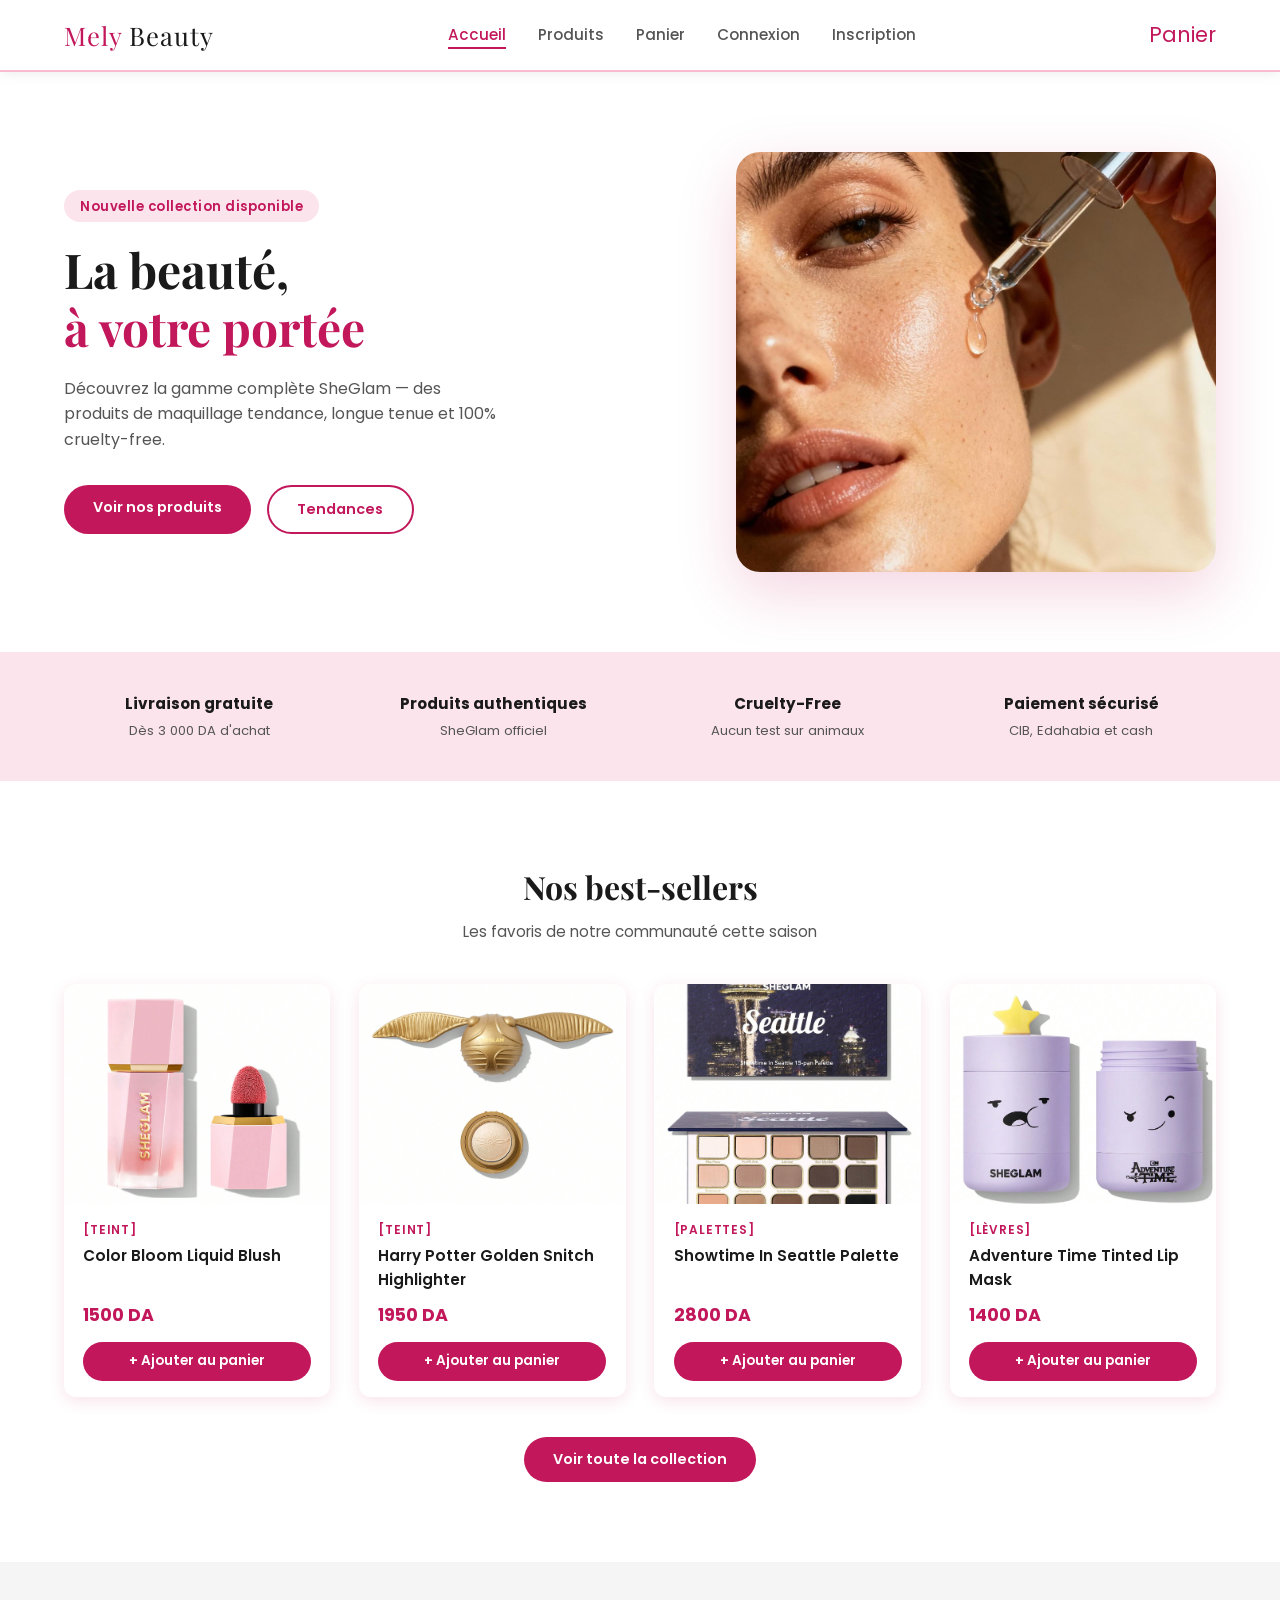
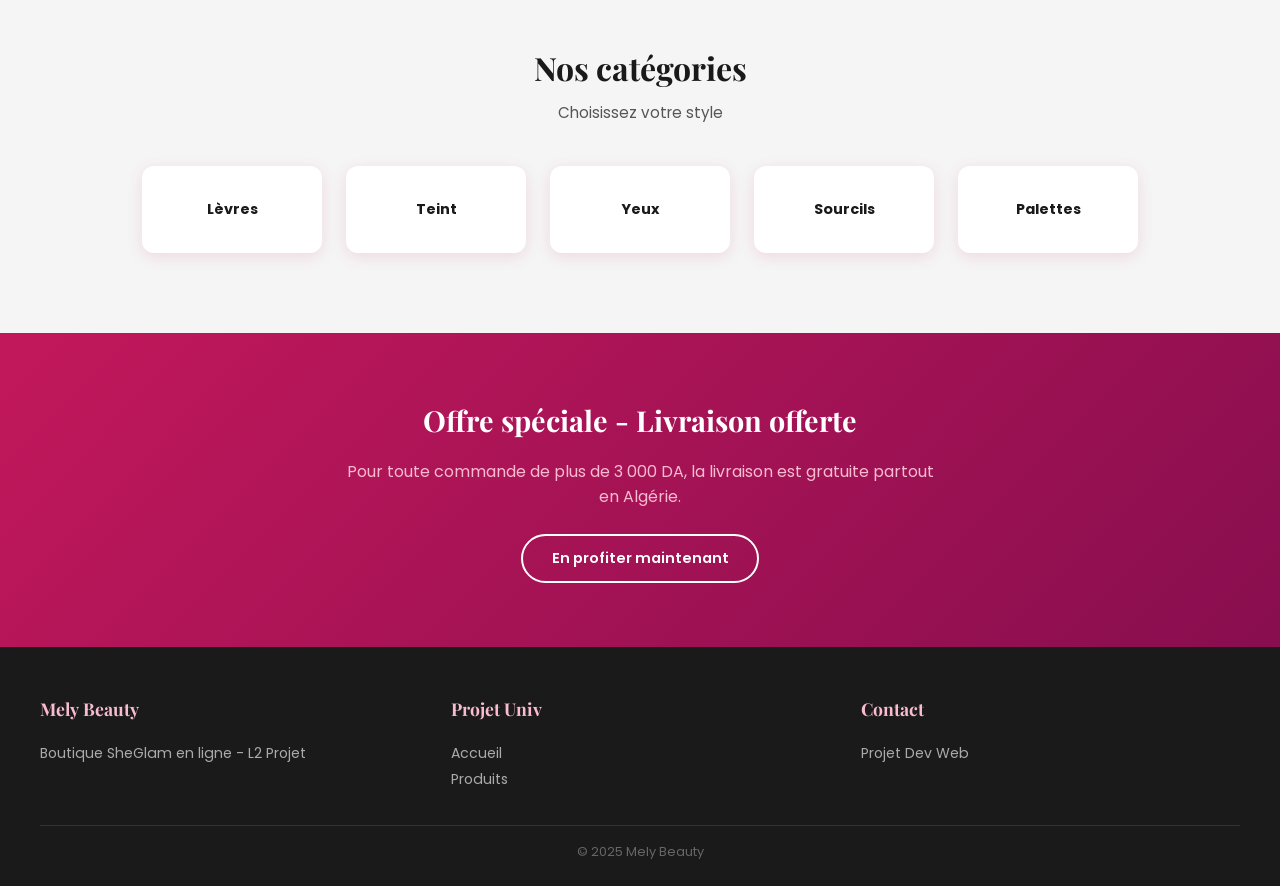
<file: index.html>
<!DOCTYPE html>
<html lang="fr">

<head>
  <meta charset="UTF-8" />
  <meta name="viewport" content="width=device-width, initial-scale=1.0" />
  <title>Mely Beauty - Boutique Maquillage SheGlam</title>
  <link rel="stylesheet" href="style/global.css" />
  <link rel="stylesheet" href="style/accueil.css" />
</head>

<body>

  <header>
    <nav>
      <a href="index.html" class="nav-logo">Mely <span>Beauty</span></a>

      <ul class="nav-links" id="navLinks">
        <li><a href="index.html" class="active">Accueil</a></li>
        <li><a href="content/produits.html">Produits</a></li>
        <li><a href="content/commande.html">Panier</a></li>
        <li><a href="content/connexion.html" id="lienConnexion">Connexion</a></li>
        <li><a href="content/inscription.html">Inscription</a></li>
      </ul>

      <a href="content/commande.html" class="nav-panier">
        Panier
        <span class="badge" id="badgePanier" style="display:none;">0</span>
      </a>

      <button class="hamburger" id="hamburger">
        <span></span>
        <span></span>
        <span></span>
      </button>
    </nav>
  </header>

  <main>
    <section class="hero">
      <div class="hero-contenu">
        <p class="hero-badge">Nouvelle collection disponible</p>
        <h1>La beauté, <br /><span>à votre portée</span></h1>
        <p class="hero-description">
          Découvrez la gamme complète SheGlam — des produits de maquillage tendance,
          longue tenue et 100% cruelty-free.
        </p>
        <div class="hero-boutons">
          <a href="content/produits.html" class="btn btn-primaire">Voir nos produits</a>
          <a href="#meilleures-ventes" class="btn btn-contour">Tendances</a>
        </div>
      </div>
      <div class="hero-image">
        <!-- image de presentation -->
        <img src="images/hero.jpg" alt="Collection maquillage SheGlam"
          onerror="this.src='https://via.placeholder.com/480x420?text=Image+Hero'" />
      </div>
    </section>

    <section class="avantages">
      <div class="conteneur">
        <ul class="avantages-liste">
          <li class="avantage-item">
            <strong>Livraison gratuite</strong>
            <p>Dès 3 000 DA d'achat</p>
          </li>
          <li class="avantage-item">
            <strong>Produits authentiques</strong>
            <p>SheGlam officiel</p>
          </li>
          <li class="avantage-item">
            <strong>Cruelty-Free</strong>
            <p>Aucun test sur animaux</p>
          </li>
          <li class="avantage-item">
            <strong>Paiement sécurisé</strong>
            <p>CIB, Edahabia et cash</p>
          </li>
        </ul>
      </div>
    </section>

    <!-- injection js ici -->
    <section class="meilleures-ventes" id="meilleures-ventes">
      <div class="conteneur">
        <h2 class="titre-section">Nos best-sellers</h2>
        <p class="sous-titre-section">Les favoris de notre communauté cette saison</p>

        <div class="grille-produits" id="bestSellers">
          <!-- TODO: le javascript injecte le html ici. (voir accueil.js) -->
        </div>

        <div style="text-align:center; margin-top: 2.5rem;">
          <a href="content/produits.html" class="btn btn-primaire">Voir toute la collection</a>
        </div>
      </div>
    </section>

    <section class="categories">
      <div class="conteneur">
        <h2 class="titre-section">Nos catégories</h2>
        <p class="sous-titre-section">Choisissez votre style</p>
        <div class="categories-grille">
          <a href="content/produits.html?categorie=Lèvres" class="categorie-carte">
            <strong>Lèvres</strong>
          </a>
          <a href="content/produits.html?categorie=Teint" class="categorie-carte">
            <strong>Teint</strong>
          </a>
          <a href="content/produits.html?categorie=Yeux" class="categorie-carte">
            <strong>Yeux</strong>
          </a>
          <a href="content/produits.html?categorie=Sourcils" class="categorie-carte">
            <strong>Sourcils</strong>
          </a>
          <a href="content/produits.html?categorie=Palettes" class="categorie-carte">
            <strong>Palettes</strong>
          </a>
        </div>
      </div>
    </section>

    <section class="banniere-promo">
      <div class="conteneur">
        <div class="promo-contenu">
          <h2>Offre spéciale - Livraison offerte</h2>
          <p>Pour toute commande de plus de 3 000 DA, la livraison est gratuite partout en Algérie.</p>
          <a href="content/produits.html" class="btn btn-contour">En profiter maintenant</a>
        </div>
      </div>
    </section>

  </main>

  <footer>
    <div class="footer-grid">
      <div class="footer-col">
        <h3>Mely Beauty</h3>
        <p>Boutique SheGlam en ligne - L2 Projet</p>
      </div>
      <div class="footer-col">
        <h3>Projet Univ</h3>
        <a href="index.html">Accueil</a><br />
        <a href="content/produits.html">Produits</a>
      </div>
      <div class="footer-col">
        <h3>Contact</h3>
        <p>Projet Dev Web</p>
      </div>
    </div>
    <div class="footer-bottom">
      <p>&copy; 2025 Mely Beauty</p>
    </div>
  </footer>

  <script src="javascript/produits.js"></script>
  <script src="javascript/panier.js"></script>
  <script src="javascript/accueil.js"></script>
</body>

</html>
</file>
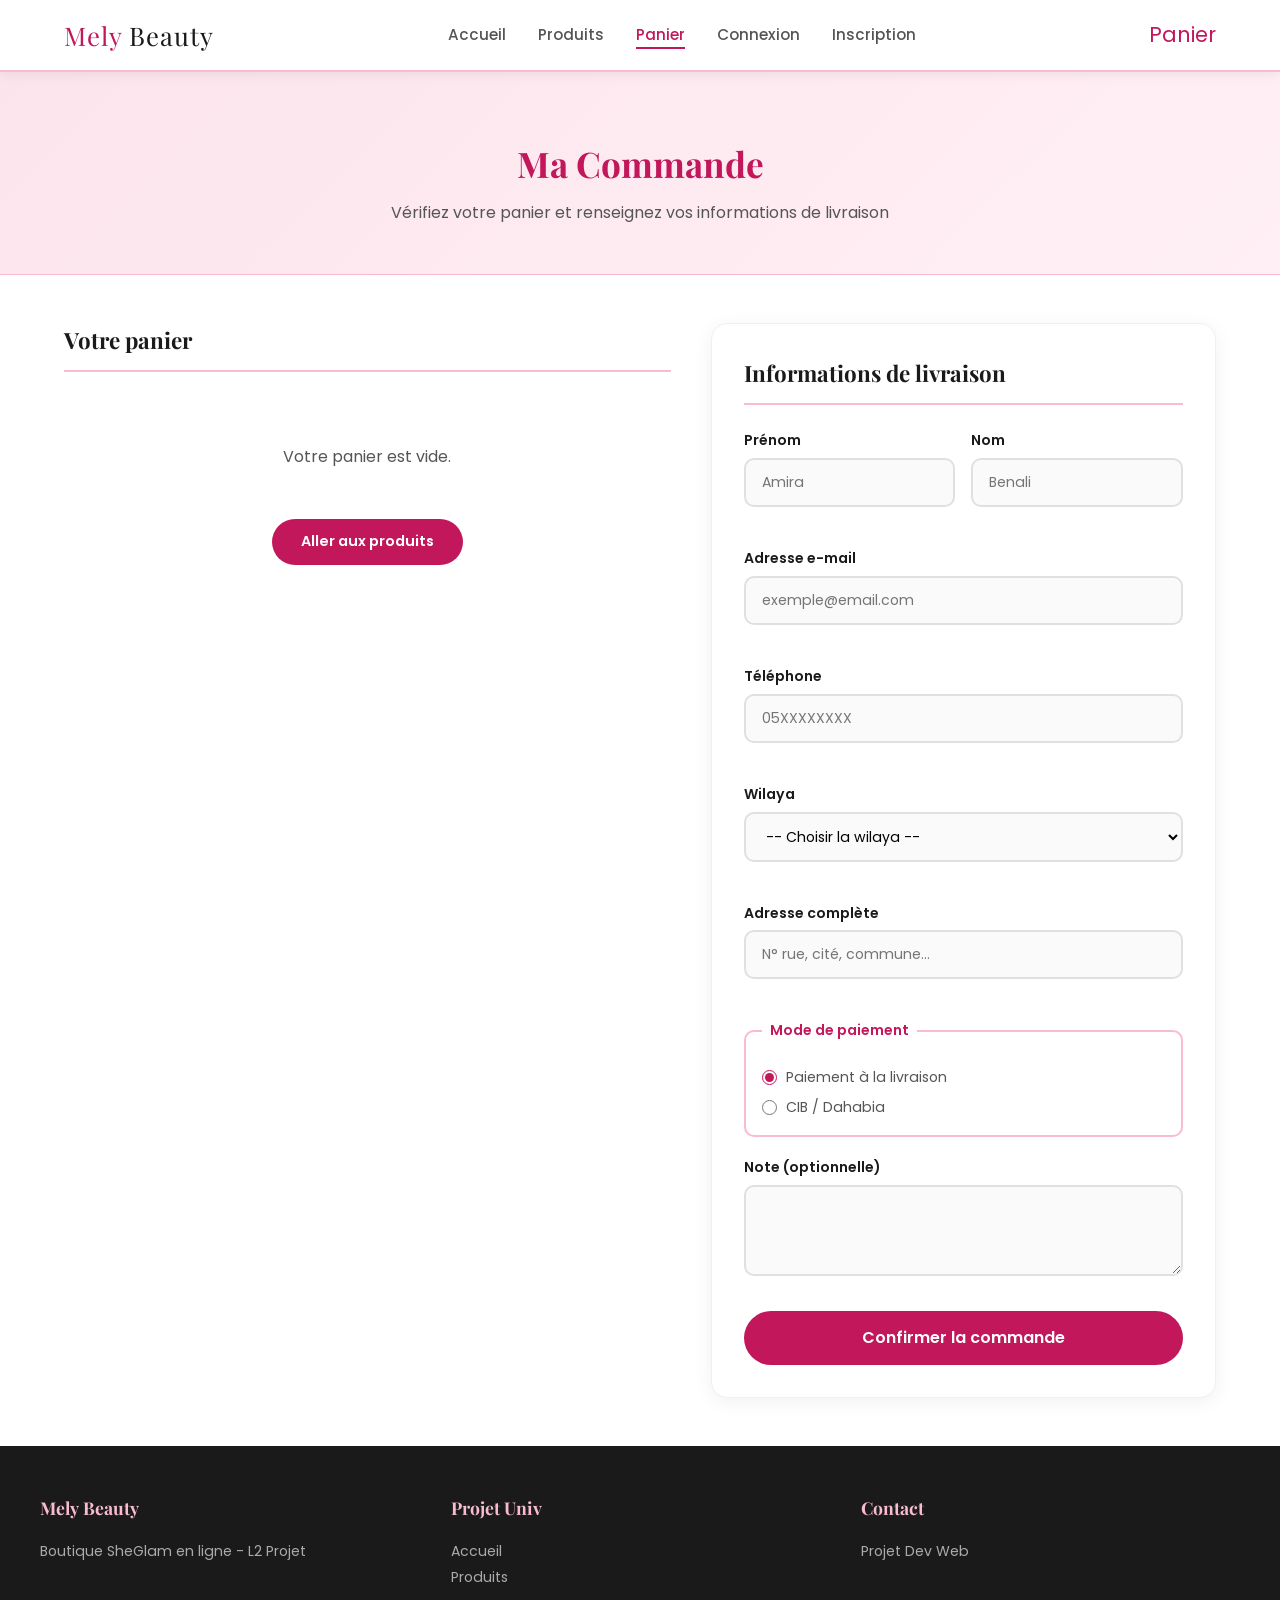
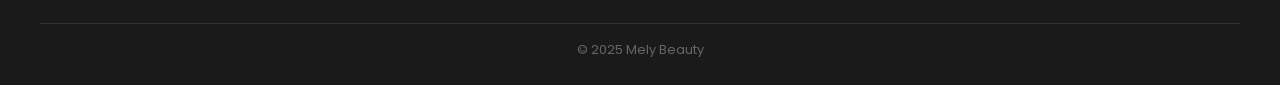
<file: content/commande.html>
<!DOCTYPE html>
<html lang="fr">

<head>
  <meta charset="UTF-8" />
  <meta name="viewport" content="width=device-width, initial-scale=1.0" />
  <title>Ma Commande - Mely Beauty</title>
  <link rel="stylesheet" href="../style/global.css" />
  <link rel="stylesheet" href="../style/commande.css" />
</head>

<body>

  <header>
    <nav>
      <a href="../index.html" class="nav-logo">Mely <span>Beauty</span></a>
      <ul class="nav-links" id="navLinks">
        <li><a href="../index.html">Accueil</a></li>
        <li><a href="produits.html">Produits</a></li>
        <li><a href="commande.html" class="active">Panier</a></li>
        <li><a href="connexion.html" id="lienConnexion">Connexion</a></li>
        <li><a href="inscription.html">Inscription</a></li>
      </ul>
      <a href="commande.html" class="nav-panier">
        Panier <span class="badge" id="badgePanier" style="display:none;">0</span>
      </a>
      <button class="hamburger" id="hamburger">
        <span></span><span></span><span></span>
      </button>
    </nav>
  </header>

  <main>
    <section class="banniere-page">
      <h1>Ma Commande</h1>
      <p>Vérifiez votre panier et renseignez vos informations de livraison</p>
    </section>

    <div class="conteneur page-commande">
      <section class="col-panier">
        <h2 class="titre-col">Votre panier</h2>

        <div id="panierVide" class="panier-vide" style="display:none;">
          <p>Votre panier est vide.</p>
          <br>
          <a href="produits.html" class="btn btn-primaire">Aller aux produits</a>
        </div>

        <div id="listeArticles">
          <!-- on va generer en js ici -->
        </div>

        <div class="resume-panier" id="resumePanier">
          <div class="ligne-cout">
            <span>Sous-total</span>
            <span id="sousTotal">0 DA</span>
          </div>
          <div class="ligne-cout">
            <span>Livraison</span>
            <span id="fraisLivraison">500 DA</span>
          </div>
          <div class="ligne-cout ligne-total">
            <span>Total</span>
            <span id="totalCommande">0 DA</span>
          </div>
          <p class="info-livraison" id="infoLivraison"></p>
        </div>
      </section>

      <section class="col-formulaire">
        <h2 class="titre-col">Informations de livraison</h2>

        <div class="message-succes" id="msgSuccesCmd" style="display:none;">
          Commande passée avec succès ! Vous serez contacté sous 24h.
        </div>
        <div class="message-erreur" id="msgErreurCmd" style="display:none;"></div>

        <form id="formCommande">
          <div class="form-row">
            <div class="champ-groupe">
              <label for="cmdPrenom">Prénom</label>
              <input type="text" id="cmdPrenom" placeholder="Amira" />
              <span class="erreur-champ" id="err-cmdPrenom"></span>
            </div>
            <div class="champ-groupe">
              <label for="cmdNom">Nom</label>
              <input type="text" id="cmdNom" placeholder="Benali" />
              <span class="erreur-champ" id="err-cmdNom"></span>
            </div>
          </div>

          <div class="champ-groupe">
            <label for="cmdEmail">Adresse e-mail</label>
            <input type="email" id="cmdEmail" placeholder="exemple@email.com" />
            <span class="erreur-champ" id="err-cmdEmail"></span>
          </div>

          <div class="champ-groupe">
            <label for="cmdTelephone">Téléphone</label>
            <input type="tel" id="cmdTelephone" placeholder="05XXXXXXXX" />
            <span class="erreur-champ" id="err-cmdTelephone"></span>
          </div>

          <div class="champ-groupe">
            <label for="cmdWilaya">Wilaya</label>
            <select id="cmdWilaya">
              <option value="">-- Choisir la wilaya --</option>
              <option value="Alger">Alger</option>
              <option value="Oran">Oran</option>
              <option value="Constantine">Constantine</option>
              <option value="Annaba">Annaba</option>
              <option value="Blida">Blida</option>
              <option value="Tlemcen">Tlemcen</option>
              <option value="Sétif">Sétif</option>
              <option value="Batna">Batna</option>
              <option value="Béjaïa">Béjaïa</option>
              <option value="Tizi Ouzou">Tizi Ouzou</option>
              <option value="Autre">Autre</option>
            </select>
            <span class="erreur-champ" id="err-cmdWilaya"></span>
          </div>

          <div class="champ-groupe">
            <label for="cmdAdresse">Adresse complète</label>
            <input type="text" id="cmdAdresse" placeholder="N° rue, cité, commune..." />
            <span class="erreur-champ" id="err-cmdAdresse"></span>
          </div>

          <fieldset class="fieldset-paiement">
            <legend>Mode de paiement</legend>
            <div class="modes-paiement">
              <label class="mode-option">
                <input type="radio" name="paiement" value="livraison" checked />
                <span>Paiement à la livraison</span>
              </label>
              <label class="mode-option">
                <input type="radio" name="paiement" value="cib" />
                <span>CIB / Dahabia</span>
              </label>
            </div>
          </fieldset>

          <div class="champ-groupe">
            <label for="cmdNote">Note (optionnelle)</label>
            <textarea id="cmdNote" rows="3"></textarea>
          </div>

          <button type="button" class="btn btn-primaire btn-block" id="btnCommanderBtn">
            Confirmer la commande
          </button>
        </form>
      </section>
    </div>
  </main>

  <footer>
    <div class="footer-grid">
      <div class="footer-col">
        <h3>Mely Beauty</h3>
        <p>Boutique SheGlam en ligne - L2 Projet</p>
      </div>
      <div class="footer-col">
        <h3>Projet Univ</h3>
        <a href="../index.html">Accueil</a><br />
        <a href="produits.html">Produits</a>
      </div>
      <div class="footer-col">
        <h3>Contact</h3>
        <p>Projet Dev Web</p>
      </div>
    </div>
    <div class="footer-bottom">
      <p>&copy; 2025 Mely Beauty</p>
    </div>
  </footer>

  <script src="../javascript/produits.js"></script>
  <script src="../javascript/panier.js"></script>
  <script src="../javascript/commande.js"></script>
</body>

</html>
</file>
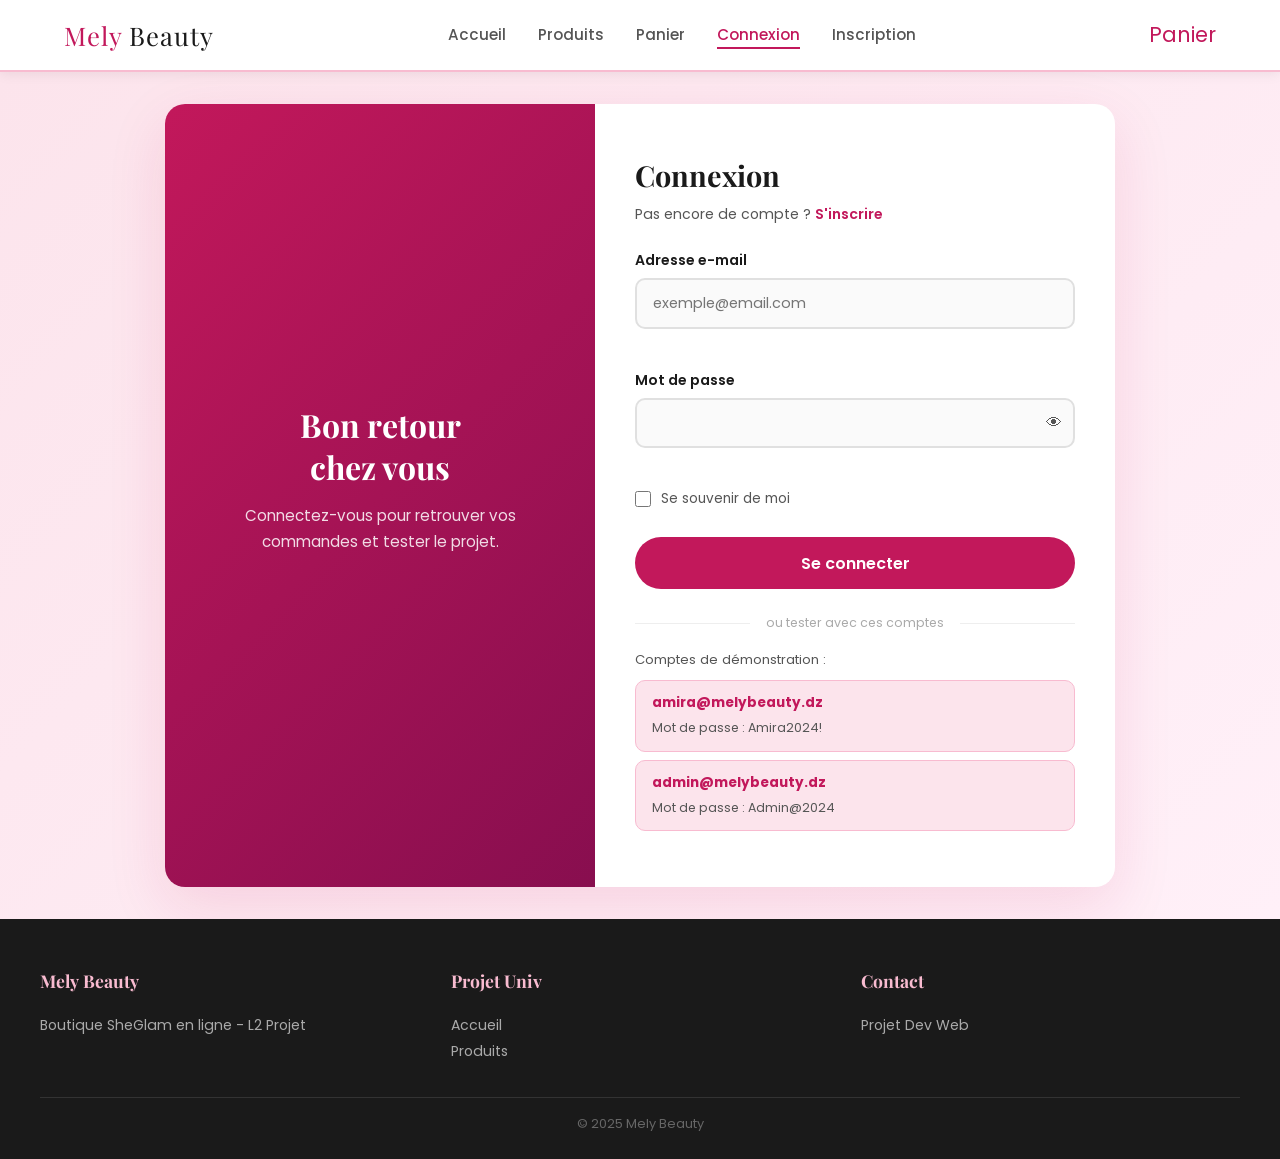
<file: content/connexion.html>
<!DOCTYPE html>
<html lang="fr">

<head>
  <meta charset="UTF-8" />
  <meta name="viewport" content="width=device-width, initial-scale=1.0" />
  <title>Connexion - Mely Beauty</title>
  <link rel="stylesheet" href="../style/global.css" />
  <link rel="stylesheet" href="../style/auth.css" />
</head>

<body>

  <header>
    <nav>
      <a href="../index.html" class="nav-logo">Mely <span>Beauty</span></a>
      <ul class="nav-links" id="navLinks">
        <li><a href="../index.html">Accueil</a></li>
        <li><a href="produits.html">Produits</a></li>
        <li><a href="commande.html">Panier</a></li>
        <li><a href="connexion.html" class="active">Connexion</a></li>
        <li><a href="inscription.html">Inscription</a></li>
      </ul>
      <a href="commande.html" class="nav-panier">
        Panier <span class="badge" id="badgePanier" style="display:none;">0</span>
      </a>
      <button class="hamburger" id="hamburger">
        <span></span><span></span><span></span>
      </button>
    </nav>
  </header>

  <main class="page-auth">
    <section class="auth-conteneur auth-simple">

      <div class="auth-illustration">
        <div class="auth-deco">
          <h2>Bon retour <br />chez vous</h2>
          <p>Connectez-vous pour retrouver vos commandes et tester le projet.</p>
        </div>
      </div>

      <div class="auth-formulaire">
        <h1>Connexion</h1>
        <p class="auth-sous-titre">
          Pas encore de compte ? <a href="inscription.html">S'inscrire</a>
        </p>

        <div class="message-succes" id="msgSucces" style="display:none;"></div>
        <div class="message-erreur" id="msgErreur" style="display:none;"></div>

        <form id="formConnexion">
          <div class="champ-groupe">
            <label for="emailConn">Adresse e-mail</label>
            <input type="email" id="emailConn" name="email" placeholder="exemple@email.com" />
            <span class="erreur-champ" id="err-emailConn"></span>
          </div>

          <div class="champ-groupe">
            <label for="mdpConn">Mot de passe</label>
            <div class="input-avec-icone">
              <input type="password" id="mdpConn" name="motDePasse" />
              <button type="button" class="toggle-mdp" id="toggleMdpConn">👁</button>
            </div>
            <span class="erreur-champ" id="err-mdpConn"></span>
          </div>

          <div class="champ-checkbox">
            <input type="checkbox" id="souvenir" name="souvenir" />
            <label for="souvenir">Se souvenir de moi</label>
          </div>

          <button type="button" id="btnConnexion" class="btn btn-primaire btn-block">
            Se connecter
          </button>
        </form>

        <div class="separateur">
          <span>ou tester avec ces comptes</span>
        </div>

        <div class="comptes-demo">
          <p class="demo-titre">Comptes de démonstration :</p>
          <div class="demo-carte" onclick="remplirDemo('amira@melybeauty.dz', 'Amira2024!')">
            <strong>amira@melybeauty.dz</strong>
            <span>Mot de passe : Amira2024!</span>
          </div>
          <div class="demo-carte" onclick="remplirDemo('admin@melybeauty.dz', 'Admin@2024')">
            <strong>admin@melybeauty.dz</strong>
            <span>Mot de passe : Admin@2024</span>
          </div>
        </div>

      </div>
    </section>
  </main>

  <footer>
    <div class="footer-grid">
      <div class="footer-col">
        <h3>Mely Beauty</h3>
        <p>Boutique SheGlam en ligne - L2 Projet</p>
      </div>
      <div class="footer-col">
        <h3>Projet Univ</h3>
        <a href="../index.html">Accueil</a><br />
        <a href="produits.html">Produits</a>
      </div>
      <div class="footer-col">
        <h3>Contact</h3>
        <p>Projet Dev Web</p>
      </div>
    </div>
    <div class="footer-bottom">
      <p>&copy; 2025 Mely Beauty</p>
    </div>
  </footer>

  <script src="../javascript/produits.js"></script>
  <script src="../javascript/panier.js"></script>
  <script src="../javascript/auth.js"></script>
</body>

</html>
</file>
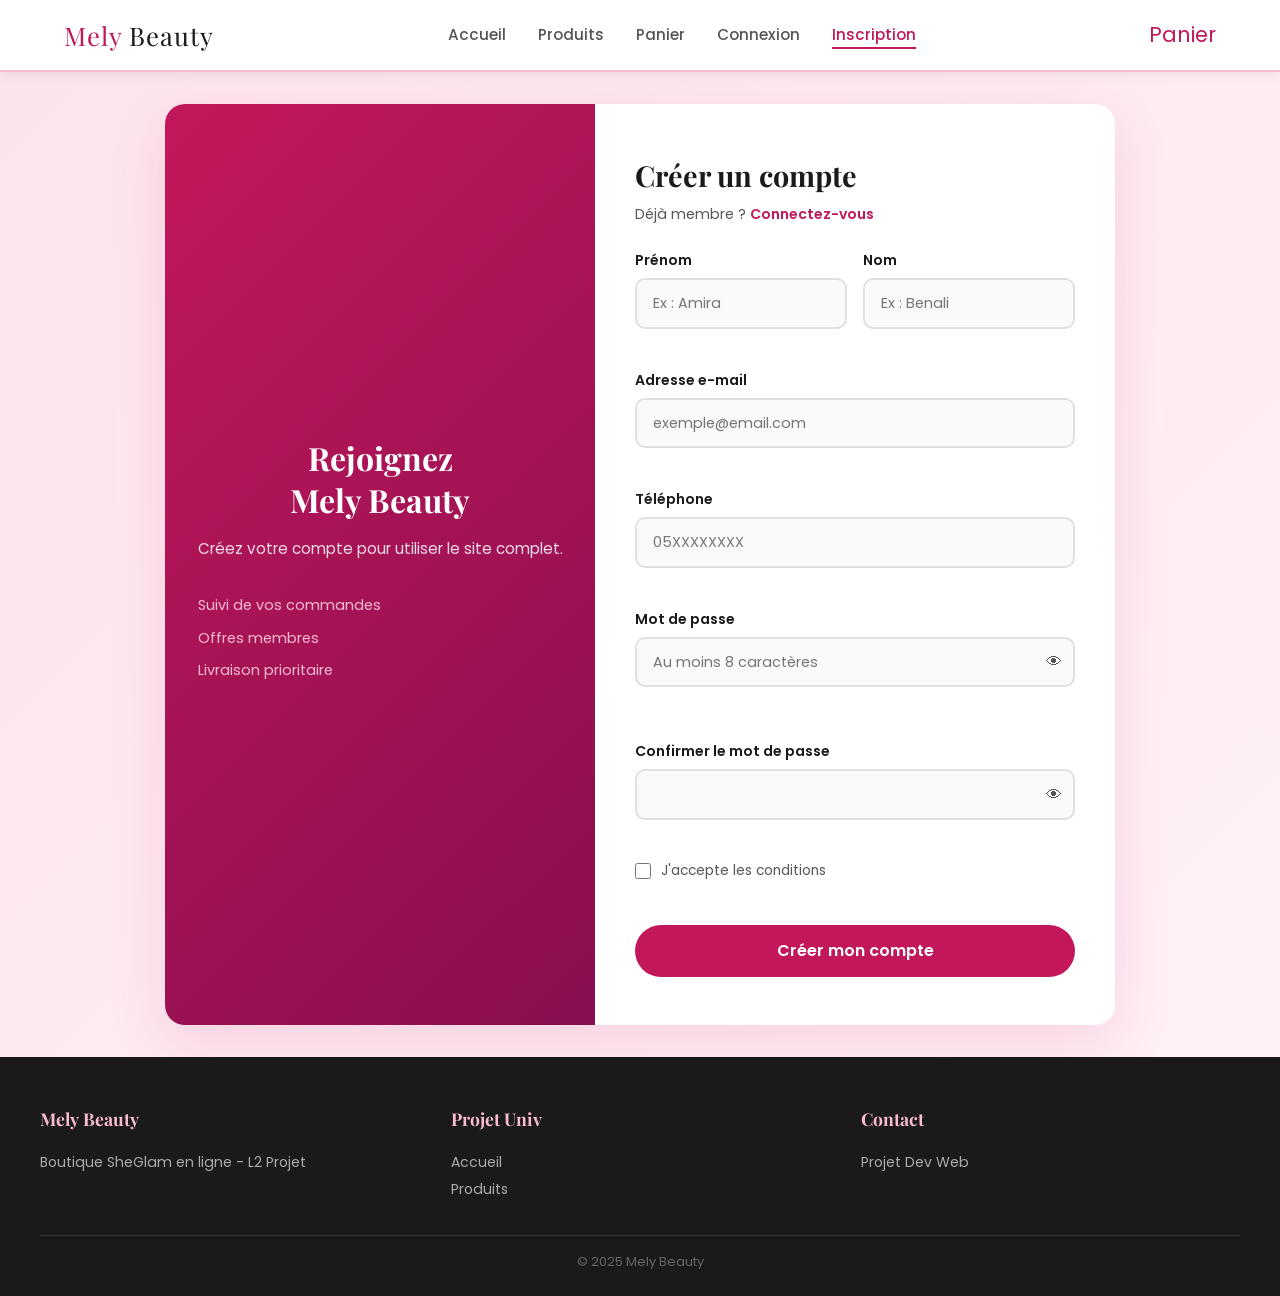
<file: content/inscription.html>
<!DOCTYPE html>
<html lang="fr">

<head>
  <meta charset="UTF-8" />
  <meta name="viewport" content="width=device-width, initial-scale=1.0" />
  <title>Inscription - Mely Beauty</title>
  <link rel="stylesheet" href="../style/global.css" />
  <link rel="stylesheet" href="../style/auth.css" />
</head>

<body>

  <header>
    <nav>
      <a href="../index.html" class="nav-logo">Mely <span>Beauty</span></a>
      <ul class="nav-links" id="navLinks">
        <li><a href="../index.html">Accueil</a></li>
        <li><a href="produits.html">Produits</a></li>
        <li><a href="commande.html">Panier</a></li>
        <li><a href="connexion.html">Connexion</a></li>
        <li><a href="inscription.html" class="active">Inscription</a></li>
      </ul>
      <a href="commande.html" class="nav-panier">
        Panier <span class="badge" id="badgePanier" style="display:none;">0</span>
      </a>
      <button class="hamburger" id="hamburger">
        <span></span><span></span><span></span>
      </button>
    </nav>
  </header>

  <main class="page-auth">
    <section class="auth-conteneur">

      <div class="auth-illustration">
        <div class="auth-deco">
          <h2>Rejoignez <br />Mely Beauty</h2>
          <p>Créez votre compte pour utiliser le site complet.</p>
          <ul class="avantages-auth">
            <li>Suivi de vos commandes</li>
            <li>Offres membres</li>
            <li>Livraison prioritaire</li>
          </ul>
        </div>
      </div>

      <div class="auth-formulaire">
        <h1>Créer un compte</h1>
        <p class="auth-sous-titre">
          Déjà membre ? <a href="connexion.html">Connectez-vous</a>
        </p>

        <div class="message-succes" id="msgSucces" style="display:none;">
          Compte créé ! Vous pouvez maintenant vous connecter.
        </div>
        <div class="message-erreur" id="msgErreur" style="display:none;"></div>

        <form id="formInscription">

          <div class="form-row">
            <div class="champ-groupe">
              <label for="prenom">Prénom</label>
              <input type="text" id="prenom" name="prenom" placeholder="Ex : Amira" />
              <span class="erreur-champ" id="err-prenom"></span>
            </div>

            <div class="champ-groupe">
              <label for="nom">Nom</label>
              <input type="text" id="nom" name="nom" placeholder="Ex : Benali" />
              <span class="erreur-champ" id="err-nom"></span>
            </div>
          </div>

          <div class="champ-groupe">
            <label for="email">Adresse e-mail</label>
            <input type="email" id="email" name="email" placeholder="exemple@email.com" />
            <span class="erreur-champ" id="err-email"></span>
          </div>

          <div class="champ-groupe">
            <label for="telephone">Téléphone</label>
            <input type="tel" id="telephone" name="telephone" placeholder="05XXXXXXXX" />
            <span class="erreur-champ" id="err-telephone"></span>
          </div>

          <div class="champ-groupe">
            <label for="motDePasse">Mot de passe</label>
            <div class="input-avec-icone">
              <input type="password" id="motDePasse" name="motDePasse" placeholder="Au moins 8 caractères" />
              <button type="button" class="toggle-mdp" id="toggleMdp1">👁</button>
            </div>
            <span class="erreur-champ" id="err-motDePasse"></span>
            <div class="force-mdp" id="forceMdp">
              <div class="barre-force" id="barreForceMdp"></div>
              <span id="texteForceMdp"></span>
            </div>
          </div>

          <div class="champ-groupe">
            <label for="confirmMdp">Confirmer le mot de passe</label>
            <div class="input-avec-icone">
              <input type="password" id="confirmMdp" name="confirmMdp" />
              <button type="button" class="toggle-mdp" id="toggleMdp2">👁</button>
            </div>
            <span class="erreur-champ" id="err-confirmMdp"></span>
          </div>

          <div class="champ-checkbox">
            <input type="checkbox" id="conditions" name="conditions" />
            <label for="conditions">
              J'accepte les conditions
            </label>
          </div>
          <span class="erreur-champ" id="err-conditions"></span>

          <button type="button" id="btnInscription" class="btn btn-primaire btn-block">
            Créer mon compte
          </button>

        </form>
      </div>

    </section>
  </main>

  <footer>
    <div class="footer-grid">
      <div class="footer-col">
        <h3>Mely Beauty</h3>
        <p>Boutique SheGlam en ligne - L2 Projet</p>
      </div>
      <div class="footer-col">
        <h3>Projet Univ</h3>
        <a href="../index.html">Accueil</a><br />
        <a href="produits.html">Produits</a>
      </div>
      <div class="footer-col">
        <h3>Contact</h3>
        <p>Projet Dev Web</p>
      </div>
    </div>
    <div class="footer-bottom">
      <p>&copy; 2025 Mely Beauty</p>
    </div>
  </footer>

  <script src="../javascript/produits.js"></script>
  <script src="../javascript/panier.js"></script>
  <script src="../javascript/auth.js"></script>
</body>

</html>
</file>
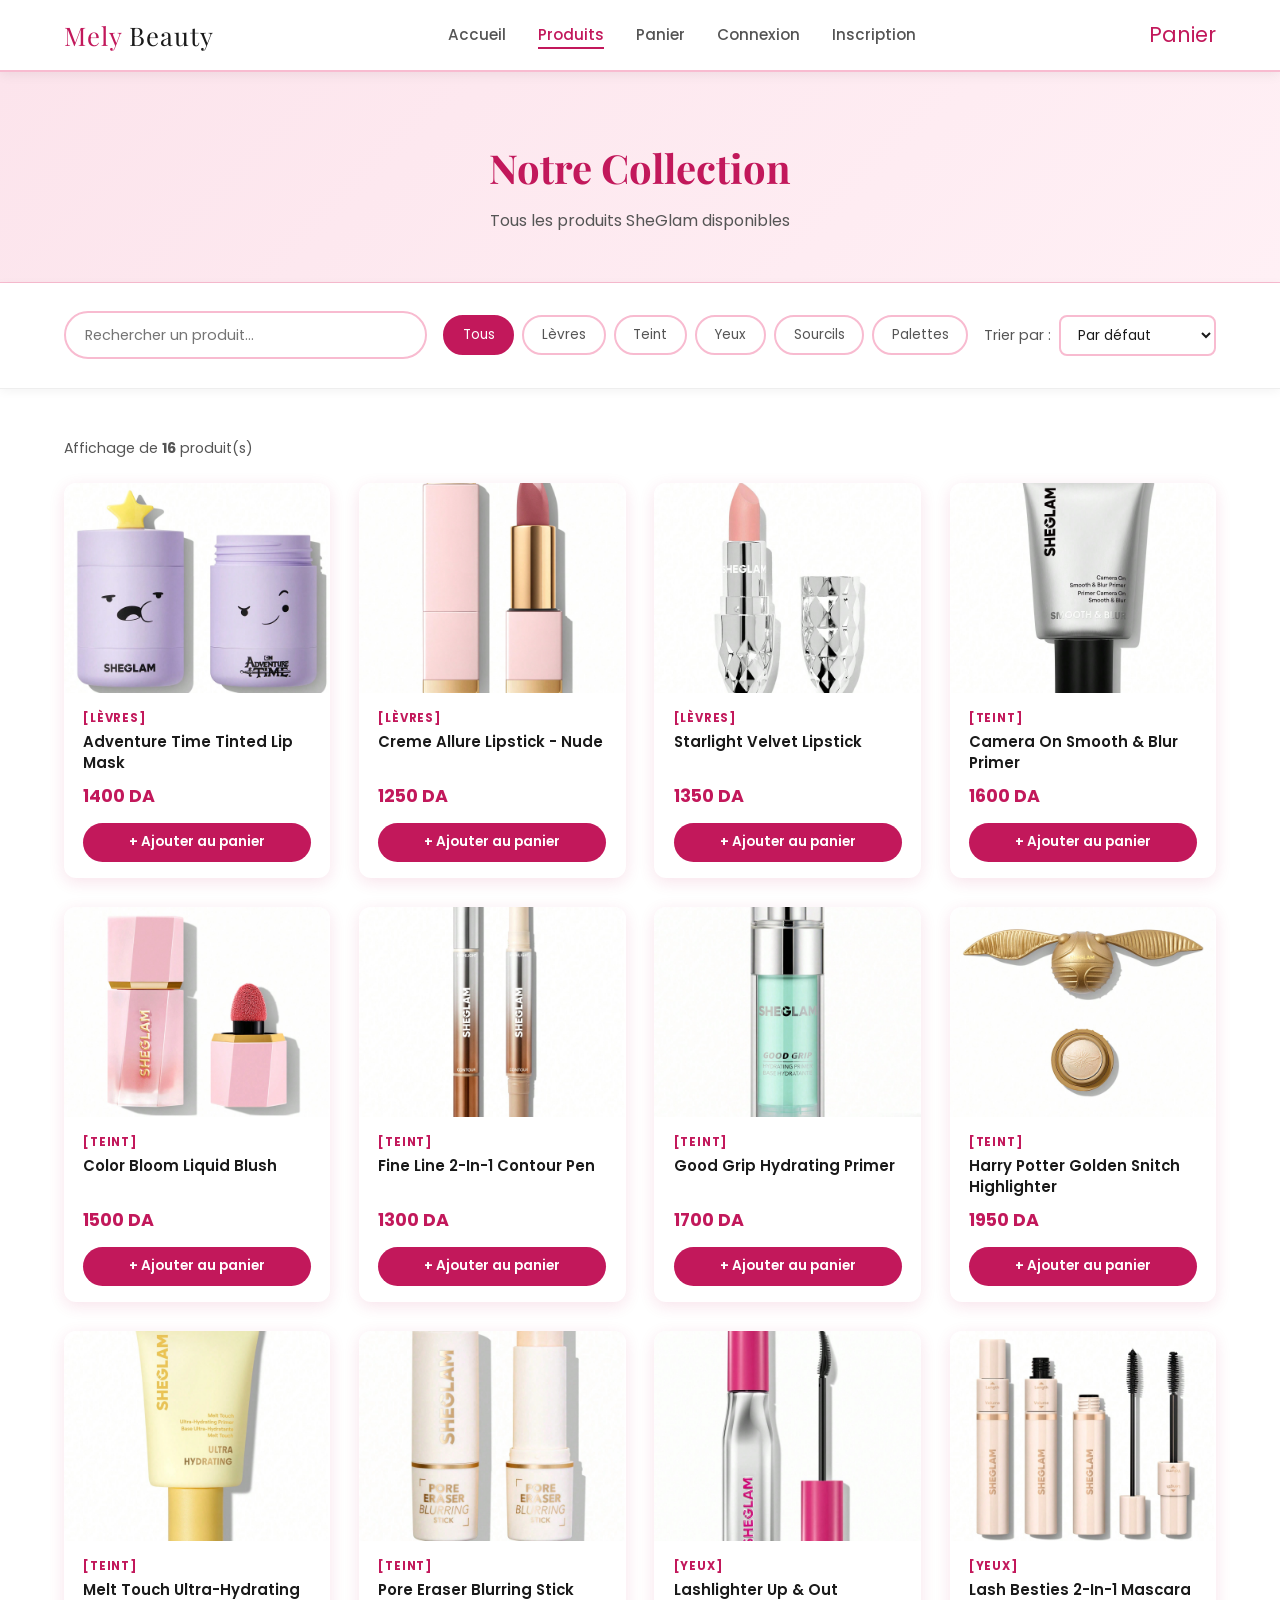
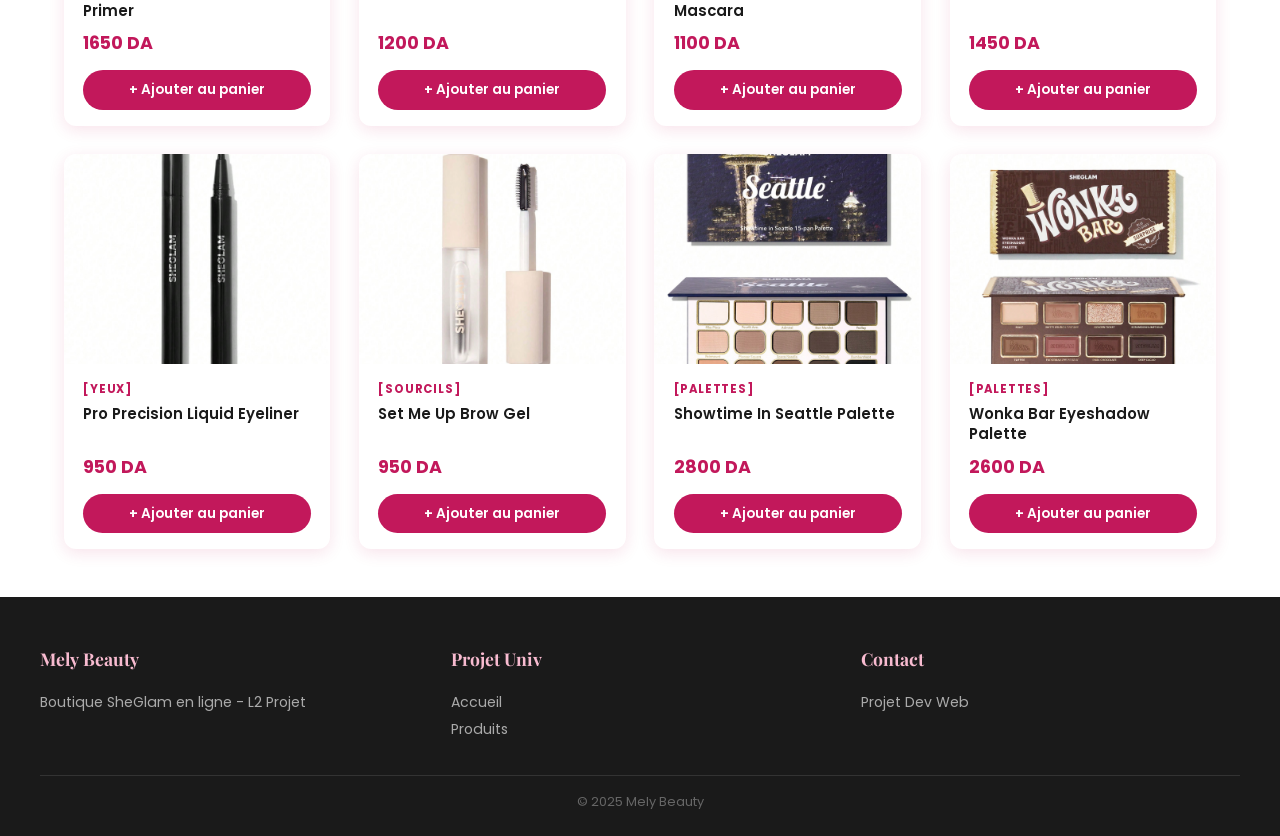
<file: content/produits.html>
<!DOCTYPE html>
<html lang="fr">

<head>
  <meta charset="UTF-8" />
  <meta name="viewport" content="width=device-width, initial-scale=1.0" />
  <title>Produits - Mely Beauty</title>
  <link rel="stylesheet" href="../style/global.css" />
  <link rel="stylesheet" href="../style/produits.css" />
</head>

<body>

  <header>
    <nav>
      <a href="../index.html" class="nav-logo">Mely <span>Beauty</span></a>
      <ul class="nav-links" id="navLinks">
        <li><a href="../index.html">Accueil</a></li>
        <li><a href="produits.html" class="active">Produits</a></li>
        <li><a href="commande.html">Panier</a></li>
        <li><a href="connexion.html" id="lienConnexion">Connexion</a></li>
        <li><a href="inscription.html">Inscription</a></li>
      </ul>
      <a href="commande.html" class="nav-panier">
        Panier <span class="badge" id="badgePanier" style="display:none;">0</span>
      </a>
      <button class="hamburger" id="hamburger">
        <span></span><span></span><span></span>
      </button>
    </nav>
  </header>

  <main>
    <section class="banniere-page">
      <h1>Notre Collection</h1>
      <p>Tous les produits SheGlam disponibles</p>
    </section>

    <section class="barre-filtres">
      <div class="conteneur filtres-conteneur">

        <div class="champ-recherche">
          <input type="search" id="rechercheProduit" placeholder="Rechercher un produit..." />
        </div>

        <div class="boutons-filtres">
          <button class="btn-filtre actif" data-categorie="Tous">Tous</button>
          <button class="btn-filtre" data-categorie="Lèvres">Lèvres</button>
          <button class="btn-filtre" data-categorie="Teint">Teint</button>
          <button class="btn-filtre" data-categorie="Yeux">Yeux</button>
          <button class="btn-filtre" data-categorie="Sourcils">Sourcils</button>
          <button class="btn-filtre" data-categorie="Palettes">Palettes</button>
        </div>

        <div class="tri-produits">
          <label for="triSelect">Trier par :</label>
          <select id="triSelect">
            <option value="defaut">Par défaut</option>
            <option value="prix-asc">Prix croissant</option>
            <option value="prix-desc">Prix décroissant</option>
            <option value="note">Mieux notés</option>
          </select>
        </div>

      </div>
    </section>

    <section class="section-produits">
      <div class="conteneur">
        <p class="compteur-resultats" id="compteurResultats">
          Affichage de <strong id="nbResultats">...</strong> produit(s)
        </p>

        <div class="grille-produits" id="grilleProduits">
          <!-- on insere ici avec catalogue.js -->
        </div>

        <p class="aucun-resultat" id="aucunResultat" style="display:none;">
          Aucun produit ne correspond à votre recherche.
        </p>
      </div>
    </section>

  </main>

  <footer>
    <div class="footer-grid">
      <div class="footer-col">
        <h3>Mely Beauty</h3>
        <p>Boutique SheGlam en ligne - L2 Projet</p>
      </div>
      <div class="footer-col">
        <h3>Projet Univ</h3>
        <a href="../index.html">Accueil</a><br />
        <a href="produits.html">Produits</a>
      </div>
      <div class="footer-col">
        <h3>Contact</h3>
        <p>Projet Dev Web</p>
      </div>
    </div>
    <div class="footer-bottom">
      <p>&copy; 2025 Mely Beauty</p>
    </div>
  </footer>

  <script src="../javascript/produits.js"></script>
  <script src="../javascript/panier.js"></script>
  <script src="../javascript/catalogue.js"></script>
</body>

</html>
</file>
<file: style/global.css>
/* css global du projet */

/* police google */
@import url('https://fonts.googleapis.com/css2?family=Poppins:wght@300;400;600;700&family=Playfair+Display:wght@700&display=swap');

/* variables */
:root {
  --rose-fonce:   #c2185b;
  --rose-clair:   #f8bbd0;
  --rose-pale:    #fce4ec;
  --blanc:        #ffffff;
  --gris-clair:   #f5f5f5;
  --gris-texte:   #555555;
  --noir:         #1a1a1a;
  --ombre:        0 4px 16px rgba(194, 24, 91, 0.12);
  --radius:       12px;
  --transition:   0.3s ease;
}

/* ---- Reset de base ---- */
*, *::before, *::after {
  margin: 0;
  padding: 0;
  box-sizing: border-box;
}

html {
  scroll-behavior: smooth;
}

body {
  font-family: 'Poppins', sans-serif;
  background-color: var(--blanc);
  color: var(--noir);
  line-height: 1.6;
  min-height: 100vh;
  display: flex;
  flex-direction: column;
}

main {
  flex: 1;
}

a {
  text-decoration: none;
  color: inherit;
}

img {
  max-width: 100%;
  display: block;
}

ul {
  list-style: none;
}

/* navbar */
header {
  background-color: var(--blanc);
  border-bottom: 2px solid var(--rose-clair);
  position: sticky;
  top: 0;
  z-index: 1000;
  box-shadow: 0 2px 12px rgba(0,0,0,0.07);
}

nav {
  max-width: 1200px;
  margin: 0 auto;
  padding: 0 1.5rem;
  display: flex;
  align-items: center;
  justify-content: space-between;
  height: 70px;
}

/* Logo */
.nav-logo {
  font-family: 'Playfair Display', serif;
  font-size: 1.6rem;
  color: var(--rose-fonce);
  letter-spacing: 1px;
}

.nav-logo span {
  color: var(--noir);
}

/* Liens de navigation */
.nav-links {
  display: flex;
  gap: 2rem;
  align-items: center;
}

.nav-links a {
  font-size: 0.95rem;
  font-weight: 500;
  color: var(--gris-texte);
  transition: color var(--transition);
  position: relative;
}

.nav-links a::after {
  content: '';
  position: absolute;
  bottom: -4px;
  left: 0;
  width: 0;
  height: 2px;
  background-color: var(--rose-fonce);
  transition: width var(--transition);
}

.nav-links a:hover,
.nav-links a.active {
  color: var(--rose-fonce);
}

.nav-links a:hover::after,
.nav-links a.active::after {
  width: 100%;
}

/* Icône panier dans la nav */
.nav-panier {
  position: relative;
  font-size: 1.3rem;
  cursor: pointer;
  color: var(--rose-fonce);
}

.nav-panier .badge {
  position: absolute;
  top: -8px;
  right: -10px;
  background-color: var(--rose-fonce);
  color: var(--blanc);
  font-size: 0.65rem;
  font-weight: 700;
  width: 18px;
  height: 18px;
  border-radius: 50%;
  display: flex;
  align-items: center;
  justify-content: center;
}

/* Bouton hamburger (mobile) */
.hamburger {
  display: none;
  flex-direction: column;
  gap: 5px;
  cursor: pointer;
  background: none;
  border: none;
  padding: 4px;
}

.hamburger span {
  display: block;
  width: 25px;
  height: 2px;
  background-color: var(--rose-fonce);
  transition: all var(--transition);
}

/* footer */
footer {
  background-color: var(--noir);
  color: #ccc;
  padding: 3rem 1.5rem 1.5rem;
  margin-top: auto;
}

.footer-grid {
  max-width: 1200px;
  margin: 0 auto;
  display: grid;
  grid-template-columns: repeat(auto-fit, minmax(200px, 1fr));
  gap: 2rem;
  padding-bottom: 2rem;
  border-bottom: 1px solid #333;
}

.footer-col h3 {
  font-family: 'Playfair Display', serif;
  color: var(--rose-clair);
  margin-bottom: 1rem;
  font-size: 1.1rem;
}

.footer-col p,
.footer-col a {
  font-size: 0.88rem;
  color: #aaa;
  line-height: 1.9;
  transition: color var(--transition);
}

.footer-col a:hover {
  color: var(--rose-clair);
}

.footer-bottom {
  max-width: 1200px;
  margin: 1rem auto 0;
  text-align: center;
  font-size: 0.8rem;
  color: #666;
}

/* boutons */
.btn {
  display: inline-block;
  padding: 0.7rem 1.8rem;
  border-radius: 50px;
  font-family: 'Poppins', sans-serif;
  font-size: 0.9rem;
  font-weight: 600;
  cursor: pointer;
  transition: all var(--transition);
  border: none;
}

.btn-primaire {
  background-color: var(--rose-fonce);
  color: var(--blanc);
}

.btn-primaire:hover {
  background-color: #a31550;
  transform: translateY(-2px);
  box-shadow: 0 6px 20px rgba(194, 24, 91, 0.35);
}

.btn-contour {
  background-color: transparent;
  color: var(--rose-fonce);
  border: 2px solid var(--rose-fonce);
}

.btn-contour:hover {
  background-color: var(--rose-fonce);
  color: var(--blanc);
  transform: translateY(-2px);
}

/* classes partagées */
.conteneur {
  max-width: 1200px;
  margin: 0 auto;
  padding: 0 1.5rem;
}

.titre-section {
  font-family: 'Playfair Display', serif;
  font-size: 2rem;
  color: var(--noir);
  text-align: center;
  margin-bottom: 0.5rem;
}

.sous-titre-section {
  text-align: center;
  color: var(--gris-texte);
  font-size: 0.95rem;
  margin-bottom: 2.5rem;
}

.message-succes {
  background-color: #e8f5e9;
  color: #2e7d32;
  padding: 0.8rem 1.2rem;
  border-radius: var(--radius);
  border-left: 4px solid #4caf50;
  font-size: 0.9rem;
  margin-bottom: 1rem;
  display: none;
}

.message-erreur {
  background-color: #fce4ec;
  color: #c62828;
  padding: 0.8rem 1.2rem;
  border-radius: var(--radius);
  border-left: 4px solid var(--rose-fonce);
  font-size: 0.9rem;
  margin-bottom: 1rem;
  display: none;
}

/* mobile */
@media (max-width: 768px) {
  .hamburger {
    display: flex;
  }

  .nav-links {
    position: fixed;
    top: 70px;
    left: 0;
    right: 0;
    background-color: var(--blanc);
    flex-direction: column;
    align-items: center;
    gap: 1.5rem;
    padding: 2rem;
    border-top: 1px solid var(--rose-clair);
    transform: translateY(-200%);
    transition: transform var(--transition);
    box-shadow: 0 8px 20px rgba(0,0,0,0.1);
    z-index: 999;
  }

  .nav-links.ouvert {
    transform: translateY(0);
  }

  .titre-section {
    font-size: 1.5rem;
  }
}
</file>
<file: style/accueil.css>
/* ===================================================
   accueil.css — Styles spécifiques à la page d'accueil
=================================================== */

/* ---- HERO ---- */
.hero {
  display: flex;
  align-items: center;
  justify-content: space-between;
  gap: 2rem;
  padding: 5rem 1.5rem;
  max-width: 1200px;
  margin: 0 auto;
}

.hero-contenu {
  flex: 1;
  max-width: 540px;
}

.hero-badge {
  display: inline-block;
  background-color: var(--rose-pale);
  color: var(--rose-fonce);
  font-size: 0.82rem;
  font-weight: 600;
  padding: 0.35rem 1rem;
  border-radius: 50px;
  margin-bottom: 1.2rem;
  letter-spacing: 0.5px;
}

.hero-contenu h1 {
  font-family: 'Playfair Display', serif;
  font-size: 3rem;
  line-height: 1.2;
  color: var(--noir);
  margin-bottom: 1.2rem;
}

.hero-contenu h1 span {
  color: var(--rose-fonce);
}

.hero-description {
  font-size: 1rem;
  color: var(--gris-texte);
  margin-bottom: 2rem;
  max-width: 440px;
}

.hero-boutons {
  display: flex;
  gap: 1rem;
  flex-wrap: wrap;
}

.hero-image {
  flex: 1;
  max-width: 480px;
}

.hero-image img {
  width: 100%;
  border-radius: 24px;
  box-shadow: 0 20px 60px rgba(194, 24, 91, 0.18);
  object-fit: cover;
  height: 420px;
}

/* ---- AVANTAGES ---- */
.avantages {
  background-color: var(--rose-pale);
  padding: 2.5rem 1.5rem;
}

.avantages-liste {
  display: flex;
  justify-content: space-around;
  flex-wrap: wrap;
  gap: 1.5rem;
}

.avantage-item {
  text-align: center;
  flex: 1;
  min-width: 150px;
}

.avantage-icone {
  font-size: 2rem;
  display: block;
  margin-bottom: 0.5rem;
}

.avantage-item strong {
  display: block;
  font-size: 0.95rem;
  color: var(--noir);
  margin-bottom: 0.2rem;
}

.avantage-item p {
  font-size: 0.82rem;
  color: var(--gris-texte);
}

/* ---- MEILLEURES VENTES ---- */
.meilleures-ventes {
  padding: 5rem 1.5rem;
}

.grille-produits {
  display: grid;
  grid-template-columns: repeat(auto-fill, minmax(240px, 1fr));
  gap: 1.8rem;
}

/* Carte produit (partagée avec produits.css) */
.carte-produit {
  background-color: var(--blanc);
  border-radius: var(--radius);
  box-shadow: var(--ombre);
  overflow: hidden;
  transition: transform var(--transition), box-shadow var(--transition);
  display: flex;
  flex-direction: column;
}

.carte-produit:hover {
  transform: translateY(-6px);
  box-shadow: 0 12px 30px rgba(194, 24, 91, 0.2);
}

.carte-produit img {
  width: 100%;
  height: 220px;
  object-fit: cover;
}

.carte-info {
  padding: 1rem 1.2rem;
  flex: 1;
  display: flex;
  flex-direction: column;
}

.carte-categorie {
  font-size: 0.75rem;
  color: var(--rose-fonce);
  font-weight: 600;
  text-transform: uppercase;
  letter-spacing: 0.8px;
  margin-bottom: 0.3rem;
}

.carte-nom {
  font-size: 0.95rem;
  font-weight: 600;
  color: var(--noir);
  margin-bottom: 0.5rem;
  flex: 1;
}

.carte-prix {
  font-size: 1.1rem;
  font-weight: 700;
  color: var(--rose-fonce);
  margin-bottom: 0.8rem;
}

.carte-produit .btn {
  width: 100%;
  text-align: center;
  padding: 0.6rem 1rem;
  font-size: 0.85rem;
}

/* ---- CATEGORIES ---- */
.categories {
  background-color: var(--gris-clair);
  padding: 5rem 1.5rem;
}

.categories-grille {
  display: flex;
  justify-content: center;
  flex-wrap: wrap;
  gap: 1.5rem;
}

.categorie-carte {
  background-color: var(--blanc);
  border-radius: var(--radius);
  padding: 2rem 1.5rem;
  text-align: center;
  min-width: 130px;
  flex: 1;
  max-width: 180px;
  box-shadow: var(--ombre);
  transition: all var(--transition);
}

.categorie-carte:hover {
  background-color: var(--rose-fonce);
  color: var(--blanc);
  transform: translateY(-4px);
}

.categorie-carte:hover strong {
  color: var(--blanc);
}

.cat-emoji {
  font-size: 2.2rem;
  display: block;
  margin-bottom: 0.6rem;
}

.categorie-carte strong {
  font-size: 0.9rem;
  color: var(--noir);
  display: block;
  transition: color var(--transition);
}

/* ---- BANNIERE PROMO ---- */
.banniere-promo {
  background: linear-gradient(135deg, var(--rose-fonce), #880e4f);
  padding: 4rem 1.5rem;
  text-align: center;
}

.promo-contenu h2 {
  font-family: 'Playfair Display', serif;
  font-size: 1.8rem;
  color: var(--blanc);
  margin-bottom: 1rem;
}

.promo-contenu p {
  color: var(--rose-clair);
  font-size: 1rem;
  margin-bottom: 1.5rem;
  max-width: 600px;
  margin-left: auto;
  margin-right: auto;
}

.banniere-promo .btn-contour {
  border-color: var(--blanc);
  color: var(--blanc);
}

.banniere-promo .btn-contour:hover {
  background-color: var(--blanc);
  color: var(--rose-fonce);
}

/* ===================================================
   RESPONSIVE
=================================================== */
@media (max-width: 900px) {
  .hero {
    flex-direction: column;
    text-align: center;
    padding: 3rem 1.5rem;
  }

  .hero-contenu {
    max-width: 100%;
  }

  .hero-description {
    margin: 0 auto 2rem;
  }

  .hero-boutons {
    justify-content: center;
  }

  .hero-image {
    max-width: 100%;
  }

  .hero-contenu h1 {
    font-size: 2.2rem;
  }
}

@media (max-width: 600px) {
  .hero-contenu h1 {
    font-size: 1.8rem;
  }

  .promo-contenu h2 {
    font-size: 1.3rem;
  }
}
</file>
<file: style/commande.css>
/* ===================================================
   commande.css — Styles de la page panier/commande
=================================================== */

/* ---- Bannière ---- */
.banniere-page {
  background: linear-gradient(135deg, var(--rose-pale), #fff0f5);
  text-align: center;
  padding: 4rem 1.5rem 3rem;
  border-bottom: 1px solid var(--rose-clair);
}

.banniere-page h1 {
  font-family: 'Playfair Display', serif;
  font-size: 2.2rem;
  color: var(--rose-fonce);
  margin-bottom: 0.5rem;
}

.banniere-page p {
  color: var(--gris-texte);
  font-size: 1rem;
}

/* ---- Layout 2 colonnes ---- */
.page-commande {
  display: grid;
  grid-template-columns: 1.2fr 1fr;
  gap: 2.5rem;
  padding: 3rem 1.5rem;
  align-items: start;
}

.titre-col {
  font-family: 'Playfair Display', serif;
  font-size: 1.4rem;
  color: var(--noir);
  margin-bottom: 1.5rem;
  padding-bottom: 0.7rem;
  border-bottom: 2px solid var(--rose-clair);
}

/* ---- Panier vide ---- */
.panier-vide {
  text-align: center;
  padding: 3rem 1rem;
  color: var(--gris-texte);
}

.panier-vide-icone {
  font-size: 3.5rem;
  display: block;
  margin-bottom: 1rem;
}

.panier-vide p {
  font-size: 1rem;
  margin-bottom: 1.5rem;
}

/* ---- Article du panier ---- */
.article-panier {
  display: flex;
  gap: 1rem;
  align-items: center;
  background-color: var(--blanc);
  border: 1px solid #f0f0f0;
  border-radius: var(--radius);
  padding: 1rem;
  margin-bottom: 1rem;
  box-shadow: 0 2px 8px rgba(0,0,0,0.04);
}

.article-img {
  width: 80px;
  height: 80px;
  object-fit: cover;
  border-radius: 8px;
  flex-shrink: 0;
}

.article-info {
  flex: 1;
}

.article-categorie {
  font-size: 0.7rem;
  color: var(--rose-fonce);
  font-weight: 700;
  text-transform: uppercase;
  letter-spacing: 0.6px;
}

.article-nom {
  font-size: 0.9rem;
  font-weight: 600;
  color: var(--noir);
  margin: 0.2rem 0;
}

.article-prix {
  font-size: 0.95rem;
  font-weight: 700;
  color: var(--rose-fonce);
}

/* Contrôle de quantité */
.controle-quantite {
  display: flex;
  align-items: center;
  gap: 0.5rem;
  margin-top: 0.4rem;
}

.btn-quantite {
  width: 28px;
  height: 28px;
  background-color: var(--rose-pale);
  border: 1px solid var(--rose-clair);
  border-radius: 50%;
  cursor: pointer;
  font-size: 1rem;
  font-weight: 700;
  color: var(--rose-fonce);
  display: flex;
  align-items: center;
  justify-content: center;
  transition: background-color 0.2s ease;
}

.btn-quantite:hover {
  background-color: var(--rose-fonce);
  color: var(--blanc);
  border-color: var(--rose-fonce);
}

.valeur-quantite {
  font-size: 0.95rem;
  font-weight: 700;
  color: var(--noir);
  min-width: 20px;
  text-align: center;
}

/* Bouton supprimer */
.btn-supprimer {
  background: none;
  border: none;
  cursor: pointer;
  font-size: 1.2rem;
  color: #ccc;
  transition: color 0.2s ease;
  padding: 0.3rem;
}

.btn-supprimer:hover {
  color: #e53935;
}

/* ---- Résumé des coûts ---- */
.resume-panier {
  background-color: var(--gris-clair);
  border-radius: var(--radius);
  padding: 1.5rem;
  margin-top: 1.5rem;
}

.ligne-cout {
  display: flex;
  justify-content: space-between;
  font-size: 0.9rem;
  color: var(--gris-texte);
  padding: 0.4rem 0;
}

.ligne-total {
  font-size: 1.1rem;
  font-weight: 700;
  color: var(--noir);
  border-top: 2px solid var(--rose-clair);
  margin-top: 0.5rem;
  padding-top: 0.8rem;
}

.info-livraison {
  font-size: 0.78rem;
  color: #4caf50;
  font-weight: 600;
  margin-top: 0.5rem;
  text-align: right;
}

/* ---- Formulaire de commande ---- */
.col-formulaire {
  background-color: var(--blanc);
  border: 1px solid #f0f0f0;
  border-radius: 16px;
  padding: 2rem;
  box-shadow: 0 4px 20px rgba(0,0,0,0.06);
}

.champ-groupe {
  margin-bottom: 1.2rem;
}

.champ-groupe label {
  display: block;
  font-size: 0.88rem;
  font-weight: 600;
  color: var(--noir);
  margin-bottom: 0.4rem;
}

.champ-groupe input[type="text"],
.champ-groupe input[type="email"],
.champ-groupe input[type="tel"],
.champ-groupe select,
.champ-groupe textarea {
  width: 100%;
  padding: 0.75rem 1rem;
  border: 2px solid #e0e0e0;
  border-radius: 10px;
  font-family: 'Poppins', sans-serif;
  font-size: 0.88rem;
  outline: none;
  background-color: #fafafa;
  transition: border-color 0.3s ease, box-shadow 0.3s ease;
}

.champ-groupe input:focus,
.champ-groupe select:focus,
.champ-groupe textarea:focus {
  border-color: var(--rose-fonce);
  box-shadow: 0 0 0 3px rgba(194, 24, 91, 0.1);
  background-color: var(--blanc);
}

.champ-groupe input.invalide,
.champ-groupe select.invalide {
  border-color: #e53935;
}

.champ-groupe input.valide,
.champ-groupe select.valide {
  border-color: #4caf50;
}

.champ-groupe textarea {
  resize: vertical;
}

.erreur-champ {
  display: block;
  font-size: 0.78rem;
  color: #c62828;
  margin-top: 0.3rem;
  min-height: 1rem;
}

.form-row {
  display: grid;
  grid-template-columns: 1fr 1fr;
  gap: 1rem;
}

/* Fieldset paiement */
.fieldset-paiement {
  border: 2px solid var(--rose-clair);
  border-radius: 10px;
  padding: 1rem;
  margin-bottom: 1.2rem;
}

.fieldset-paiement legend {
  font-size: 0.88rem;
  font-weight: 600;
  color: var(--rose-fonce);
  padding: 0 0.5rem;
}

.modes-paiement {
  display: flex;
  flex-direction: column;
  gap: 0.5rem;
  margin-top: 0.5rem;
}

.mode-option {
  display: flex;
  align-items: center;
  gap: 0.6rem;
  cursor: pointer;
  font-size: 0.88rem;
  color: var(--gris-texte);
}

.mode-option input[type="radio"] {
  accent-color: var(--rose-fonce);
  width: 15px;
  height: 15px;
}

.btn-block {
  width: 100%;
  text-align: center;
  padding: 0.9rem;
  font-size: 1rem;
  margin-top: 0.5rem;
}

/* ===================================================
   RESPONSIVE
=================================================== */
@media (max-width: 900px) {
  .page-commande {
    grid-template-columns: 1fr;
  }
}

@media (max-width: 600px) {
  .form-row {
    grid-template-columns: 1fr;
  }

  .article-panier {
    flex-wrap: wrap;
  }

  .banniere-page h1 {
    font-size: 1.6rem;
  }
}
</file>
<file: style/auth.css>
/* ===================================================
   auth.css — Styles des pages connexion & inscription
=================================================== */

/* ---- Mise en page générale ---- */
.page-auth {
  min-height: calc(100vh - 70px);
  display: flex;
  align-items: center;
  background: linear-gradient(135deg, var(--rose-pale) 0%, #fff0f8 100%);
  padding: 2rem 1.5rem;
}

.auth-conteneur {
  display: flex;
  max-width: 950px;
  width: 100%;
  margin: 0 auto;
  background-color: var(--blanc);
  border-radius: 20px;
  box-shadow: 0 20px 60px rgba(194, 24, 91, 0.12);
  overflow: hidden;
}

/* ---- Côté gauche (illustration) ---- */
.auth-illustration {
  flex: 1;
  background: linear-gradient(135deg, var(--rose-fonce), #880e4f);
  padding: 3rem 2rem;
  display: flex;
  align-items: center;
  justify-content: center;
}

.auth-deco {
  color: var(--blanc);
  text-align: center;
}

.auth-deco h2 {
  font-family: 'Playfair Display', serif;
  font-size: 2rem;
  line-height: 1.3;
  margin-bottom: 1rem;
}

.auth-deco p {
  font-size: 0.95rem;
  color: rgba(255,255,255,0.85);
  margin-bottom: 2rem;
  line-height: 1.7;
}

.avantages-auth {
  list-style: none;
  text-align: left;
}

.avantages-auth li {
  font-size: 0.9rem;
  color: var(--rose-clair);
  margin-bottom: 0.6rem;
}

/* ---- Côté droit (formulaire) ---- */
.auth-formulaire {
  flex: 1.2;
  padding: 3rem 2.5rem;
  overflow-y: auto;
}

.auth-formulaire h1 {
  font-family: 'Playfair Display', serif;
  font-size: 1.8rem;
  color: var(--noir);
  margin-bottom: 0.3rem;
}

.auth-sous-titre {
  font-size: 0.88rem;
  color: var(--gris-texte);
  margin-bottom: 1.5rem;
}

.auth-sous-titre a {
  color: var(--rose-fonce);
  font-weight: 600;
}

.auth-sous-titre a:hover {
  text-decoration: underline;
}

/* ---- Champs de formulaire ---- */
.champ-groupe {
  margin-bottom: 1.2rem;
}

.champ-groupe label {
  display: block;
  font-size: 0.88rem;
  font-weight: 600;
  color: var(--noir);
  margin-bottom: 0.4rem;
}

.champ-groupe input[type="text"],
.champ-groupe input[type="email"],
.champ-groupe input[type="password"],
.champ-groupe input[type="tel"] {
  width: 100%;
  padding: 0.8rem 1rem;
  border: 2px solid #e0e0e0;
  border-radius: 10px;
  font-family: 'Poppins', sans-serif;
  font-size: 0.9rem;
  outline: none;
  transition: border-color 0.3s ease, box-shadow 0.3s ease;
  background-color: #fafafa;
}

.champ-groupe input:focus {
  border-color: var(--rose-fonce);
  box-shadow: 0 0 0 3px rgba(194, 24, 91, 0.1);
  background-color: var(--blanc);
}

/* Champ invalide */
.champ-groupe input.invalide {
  border-color: #e53935;
  background-color: #fff5f5;
}

/* Champ valide */
.champ-groupe input.valide {
  border-color: #4caf50;
}

/* ---- Erreurs sous les champs ---- */
.erreur-champ {
  display: block;
  font-size: 0.78rem;
  color: #c62828;
  margin-top: 0.3rem;
  min-height: 1rem;
}

/* ---- Bouton afficher/masquer mot de passe ---- */
.input-avec-icone {
  position: relative;
}

.input-avec-icone input {
  padding-right: 3rem;
}

.toggle-mdp {
  position: absolute;
  right: 0.8rem;
  top: 50%;
  transform: translateY(-50%);
  background: none;
  border: none;
  cursor: pointer;
  font-size: 1rem;
  color: var(--gris-texte);
}

/* ---- Indicateur force mot de passe ---- */
.force-mdp {
  margin-top: 0.5rem;
  display: flex;
  align-items: center;
  gap: 0.6rem;
}

.barre-force {
  height: 5px;
  border-radius: 5px;
  width: 0;
  transition: width 0.4s ease, background-color 0.4s ease;
}

#texteForceMdp {
  font-size: 0.75rem;
  font-weight: 600;
  color: var(--gris-texte);
}

/* ---- Checkbox conditions ---- */
.champ-checkbox {
  display: flex;
  align-items: center;
  gap: 0.6rem;
  margin-bottom: 1.2rem;
  font-size: 0.85rem;
  color: var(--gris-texte);
}

.champ-checkbox input[type="checkbox"] {
  width: 16px;
  height: 16px;
  accent-color: var(--rose-fonce);
  cursor: pointer;
}

.champ-checkbox a {
  color: var(--rose-fonce);
  font-weight: 600;
}

/* ---- Rangée double (prénom + nom) ---- */
.form-row {
  display: grid;
  grid-template-columns: 1fr 1fr;
  gap: 1rem;
}

/* ---- Bouton pleine largeur ---- */
.btn-block {
  width: 100%;
  text-align: center;
  margin-top: 0.5rem;
  padding: 0.85rem;
  font-size: 1rem;
}

/* ---- Séparateur ---- */
.separateur {
  display: flex;
  align-items: center;
  gap: 1rem;
  margin: 1.5rem 0 1rem;
  font-size: 0.78rem;
  color: #aaa;
}

.separateur::before,
.separateur::after {
  content: '';
  flex: 1;
  height: 1px;
  background-color: #eee;
}

/* ---- Comptes de démo ---- */
.comptes-demo {
  margin-top: 0.5rem;
}

.demo-titre {
  font-size: 0.82rem;
  color: var(--gris-texte);
  margin-bottom: 0.6rem;
}

.demo-carte {
  background-color: var(--rose-pale);
  border: 1px solid var(--rose-clair);
  border-radius: 10px;
  padding: 0.7rem 1rem;
  cursor: pointer;
  transition: background-color 0.3s ease;
  margin-bottom: 0.5rem;
}

.demo-carte:hover {
  background-color: var(--rose-clair);
}

.demo-carte strong {
  display: block;
  font-size: 0.85rem;
  color: var(--rose-fonce);
}

.demo-carte span {
  font-size: 0.78rem;
  color: var(--gris-texte);
}

/* ===================================================
   RESPONSIVE
=================================================== */
@media (max-width: 768px) {
  .auth-conteneur {
    flex-direction: column;
    border-radius: 16px;
  }

  .auth-illustration {
    padding: 2rem 1.5rem;
  }

  .auth-deco h2 {
    font-size: 1.5rem;
  }

  .auth-formulaire {
    padding: 2rem 1.5rem;
  }

  .form-row {
    grid-template-columns: 1fr;
  }
}
</file>
<file: style/produits.css>
/* ===================================================
   produits.css — Styles de la page catalogue produits
=================================================== */

/* ---- Bannière de la page ---- */
.banniere-page {
  background: linear-gradient(135deg, var(--rose-pale), #fff0f5);
  text-align: center;
  padding: 4rem 1.5rem 3rem;
  border-bottom: 1px solid var(--rose-clair);
}

.banniere-page h1 {
  font-family: 'Playfair Display', serif;
  font-size: 2.5rem;
  color: var(--rose-fonce);
  margin-bottom: 0.5rem;
}

.banniere-page p {
  color: var(--gris-texte);
  font-size: 1rem;
}

/* ---- Barre de filtres ---- */
.barre-filtres {
  background-color: var(--blanc);
  padding: 1.8rem 1.5rem;
  border-bottom: 1px solid #eee;
  position: sticky;
  top: 70px;
  z-index: 100;
  box-shadow: 0 2px 10px rgba(0,0,0,0.05);
}

.filtres-conteneur {
  display: flex;
  flex-wrap: wrap;
  align-items: center;
  gap: 1rem;
}

/* Champ de recherche */
.champ-recherche {
  flex: 1;
  min-width: 200px;
}

.champ-recherche input {
  width: 100%;
  padding: 0.7rem 1.2rem;
  border: 2px solid var(--rose-clair);
  border-radius: 50px;
  font-family: 'Poppins', sans-serif;
  font-size: 0.9rem;
  outline: none;
  transition: border-color 0.3s ease;
}

.champ-recherche input:focus {
  border-color: var(--rose-fonce);
}

/* Boutons de catégorie */
.boutons-filtres {
  display: flex;
  flex-wrap: wrap;
  gap: 0.5rem;
}

.btn-filtre {
  padding: 0.5rem 1.1rem;
  border: 2px solid var(--rose-clair);
  border-radius: 50px;
  background-color: var(--blanc);
  font-family: 'Poppins', sans-serif;
  font-size: 0.85rem;
  cursor: pointer;
  transition: all 0.3s ease;
  color: var(--gris-texte);
}

.btn-filtre:hover {
  border-color: var(--rose-fonce);
  color: var(--rose-fonce);
}

.btn-filtre.actif {
  background-color: var(--rose-fonce);
  border-color: var(--rose-fonce);
  color: var(--blanc);
}

/* Tri */
.tri-produits {
  display: flex;
  align-items: center;
  gap: 0.5rem;
  font-size: 0.88rem;
  color: var(--gris-texte);
}

.tri-produits select {
  padding: 0.5rem 0.8rem;
  border: 2px solid var(--rose-clair);
  border-radius: 8px;
  font-family: 'Poppins', sans-serif;
  font-size: 0.85rem;
  outline: none;
  cursor: pointer;
  background-color: var(--blanc);
  color: var(--noir);
}

/* ---- Section produits ---- */
.section-produits {
  padding: 3rem 1.5rem;
}

.compteur-resultats {
  font-size: 0.88rem;
  color: var(--gris-texte);
  margin-bottom: 1.5rem;
}

/* Grille produits */
.grille-produits {
  display: grid;
  grid-template-columns: repeat(auto-fill, minmax(230px, 1fr));
  gap: 1.8rem;
}

/* Carte produit */
.carte-produit {
  background-color: var(--blanc);
  border-radius: var(--radius);
  box-shadow: var(--ombre);
  overflow: hidden;
  transition: transform 0.3s ease, box-shadow 0.3s ease;
  display: flex;
  flex-direction: column;
}

.carte-produit:hover {
  transform: translateY(-6px);
  box-shadow: 0 12px 30px rgba(194, 24, 91, 0.2);
}

.carte-produit img {
  width: 100%;
  height: 210px;
  object-fit: cover;
  transition: transform 0.4s ease;
}

.carte-produit:hover img {
  transform: scale(1.04);
}

.carte-info {
  padding: 1rem 1.2rem;
  flex: 1;
  display: flex;
  flex-direction: column;
}

.carte-categorie {
  font-size: 0.72rem;
  color: var(--rose-fonce);
  font-weight: 700;
  text-transform: uppercase;
  letter-spacing: 0.8px;
  margin-bottom: 0.3rem;
}

.carte-nom {
  font-size: 0.93rem;
  font-weight: 600;
  color: var(--noir);
  margin-bottom: 0.5rem;
  flex: 1;
  line-height: 1.4;
}

.carte-prix {
  font-size: 1.1rem;
  font-weight: 700;
  color: var(--rose-fonce);
  margin-bottom: 0.8rem;
}

.carte-produit .btn {
  width: 100%;
  text-align: center;
  padding: 0.6rem 1rem;
  font-size: 0.85rem;
}

/* Animation d'apparition des cartes */
@keyframes fadeInUp {
  from {
    opacity: 0;
    transform: translateY(20px);
  }
  to {
    opacity: 1;
    transform: translateY(0);
  }
}

.carte-produit {
  animation: fadeInUp 0.4s ease forwards;
}

/* Message aucun résultat */
.aucun-resultat {
  text-align: center;
  font-size: 1.1rem;
  color: var(--gris-texte);
  padding: 3rem 0;
}

/* Classe utilitaire screen-reader */
.sr-only {
  position: absolute;
  width: 1px;
  height: 1px;
  padding: 0;
  margin: -1px;
  overflow: hidden;
  clip: rect(0, 0, 0, 0);
  white-space: nowrap;
  border: 0;
}

/* ===================================================
   RESPONSIVE
=================================================== */
@media (max-width: 768px) {
  .barre-filtres {
    position: static;
  }

  .filtres-conteneur {
    flex-direction: column;
    align-items: stretch;
  }

  .boutons-filtres {
    justify-content: center;
  }

  .tri-produits {
    justify-content: flex-end;
  }

  .banniere-page h1 {
    font-size: 1.8rem;
  }
}
</file>
